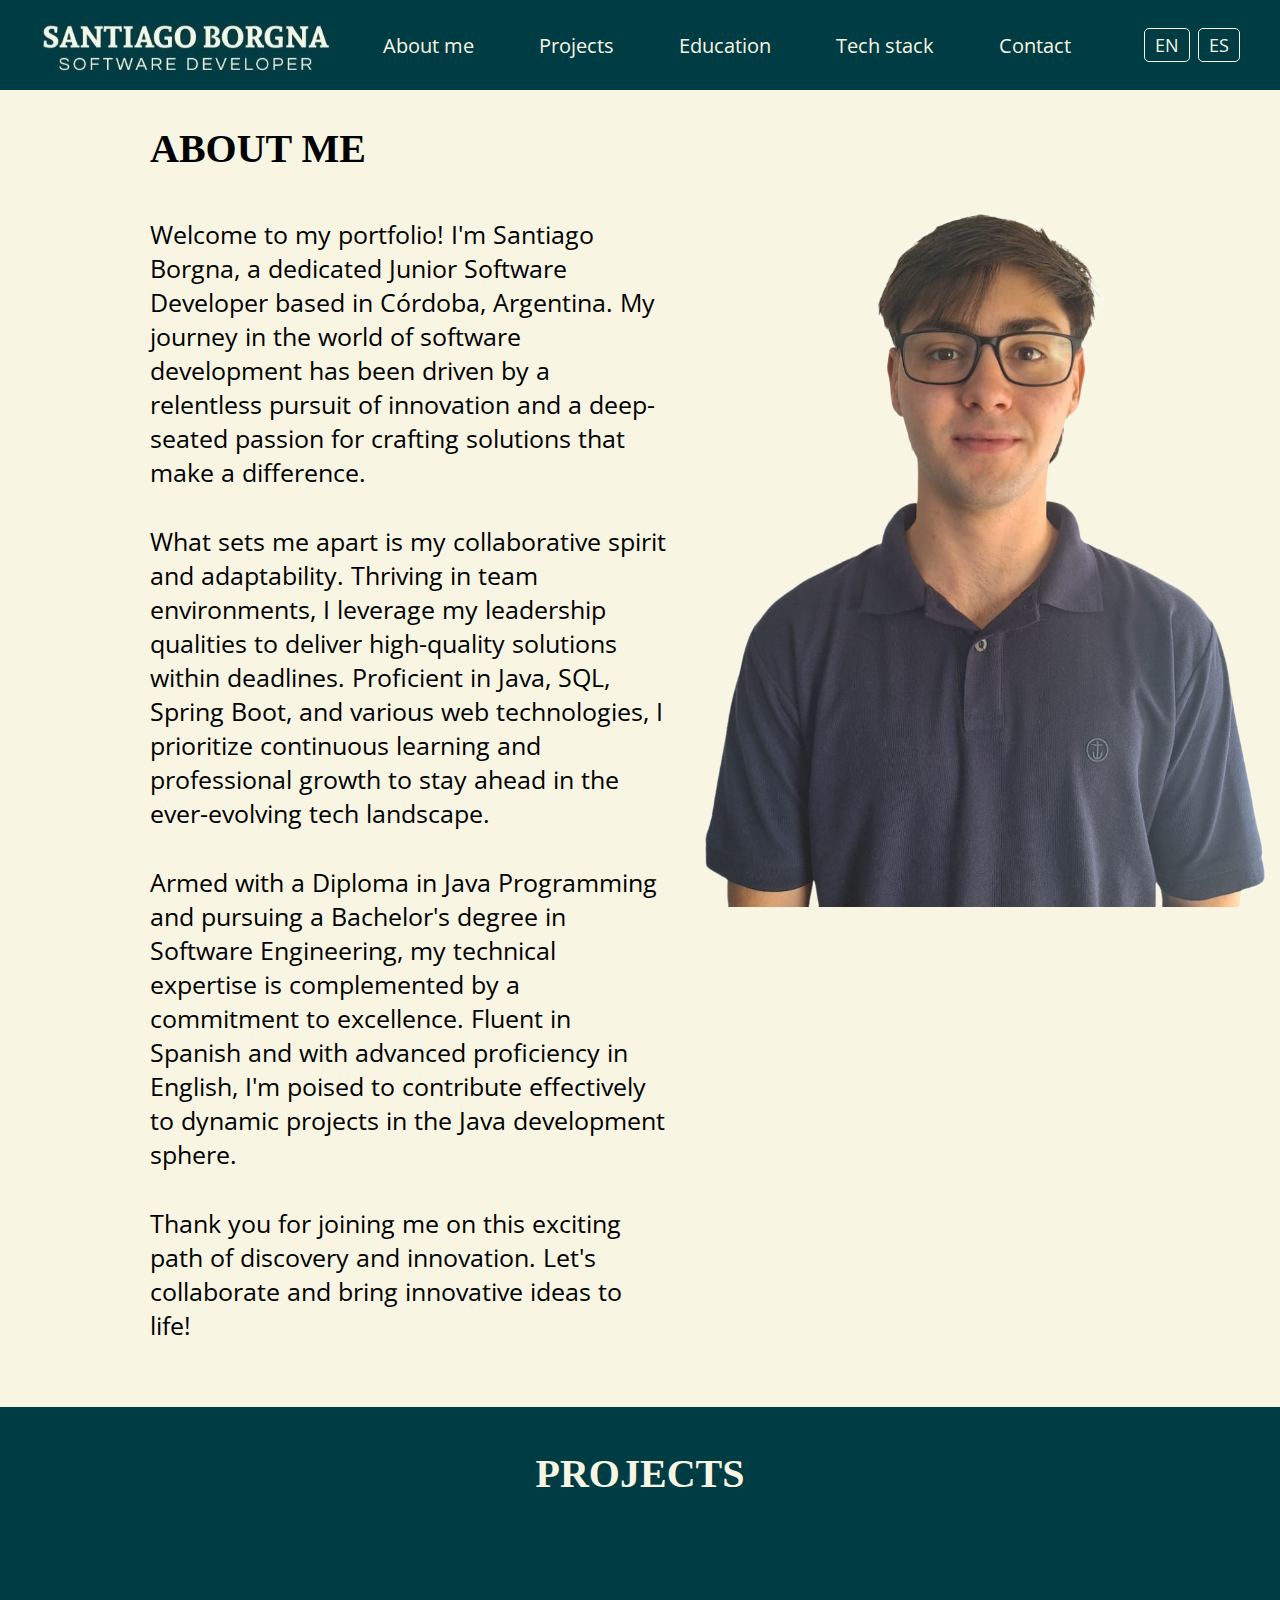
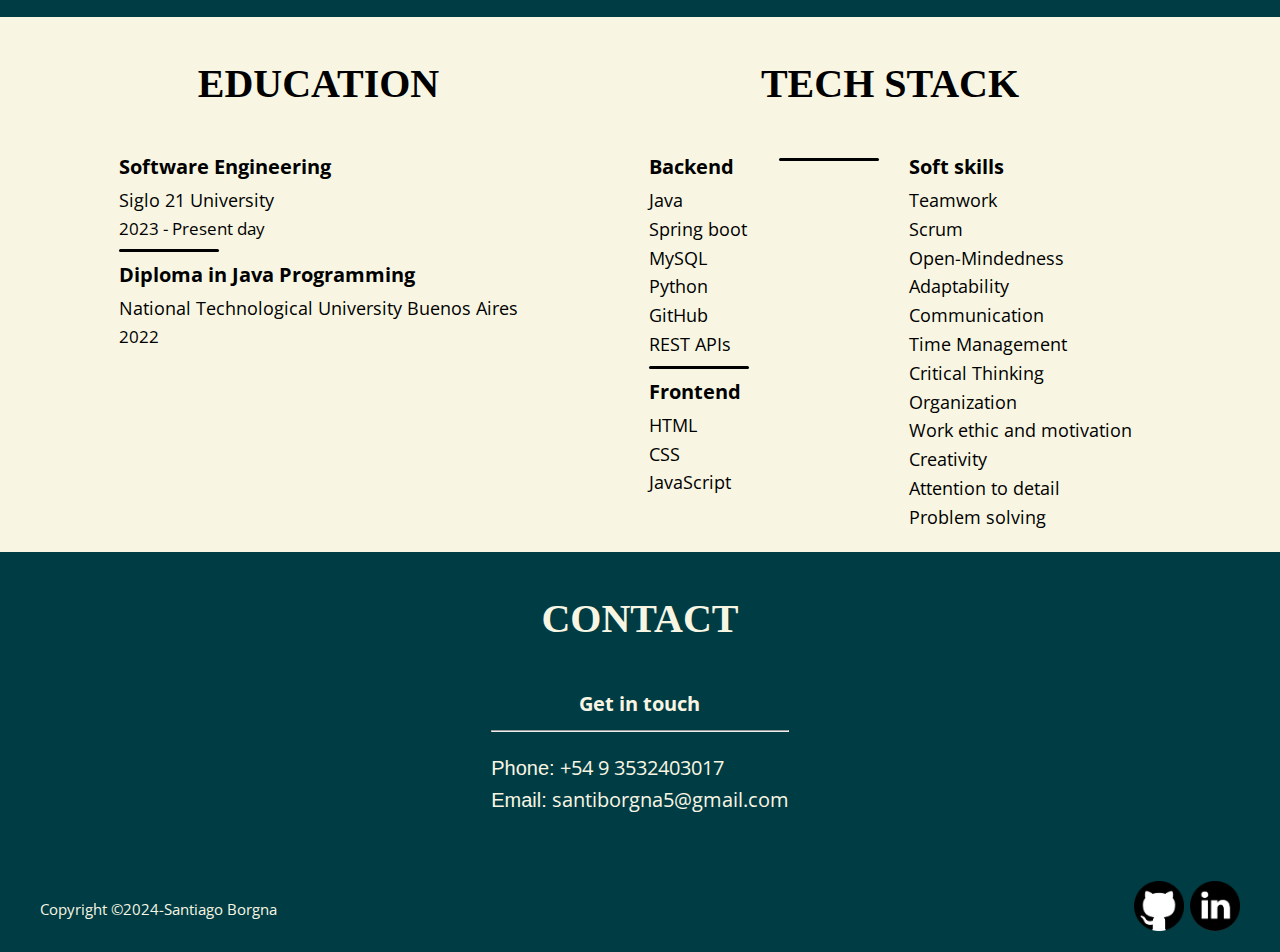
<file: index.html>
<!DOCTYPE html>
<html lang="en">
    <head>
        <meta charset="UTF-8">
        <meta name="viewport" content="width=device-width, initial-scale=1.0">
        <title>Santiago Borgna</title>
        <link rel="icon" type="image/png" href="Images/favicon.png">
        <link rel="stylesheet" href="styles.css">
        <link rel="preconnect" href="https://fonts.googleapis.com">
        <link rel="preconnect" href="https://fonts.gstatic.com" crossorigin>
        <link href="https://fonts.googleapis.com/css2?family=Open+Sans:ital,wght@0,300..800;1,300..800&display=swap" rel="stylesheet">
        <link href="https://fonts.googleapis.com/css2?family=Open+Sans:ital,wght@0,300..800;1,300..800&family=Playfair+Display+SC:wght@400;700&display=swap" rel="stylesheet">  
    </head>
    <body id="top">
        <header class="header">
            <div class="logo">
                <a href="#top"><img id="logo-desktop" src="Images/logo-en.jpg"></a>
                <a href="#top"><img id="logo-mobile" src="Images/logo-mobile.jpg"></a>
            </div>
            <nav class="nav">
                <ul class = "nav-links">
                    <li><a id="nav_about" href="#about-me">About me</a></li>
                    <li><a id="nav_projects" href="#projects">Projects</a></li>
                    <li><a id="nav_education" href="#education">Education</a></li>
                    <li><a id="nav_stack" href="#Tech-stack">Tech stack</a></li>
                    <li><a id="nav_contact" href="#contact">Contact</a></li>
                </ul>
            </nav>

            <a onclick="openNav()" href="#" class="menu"><button>≡</button></a>

            <div class="overlay" id="mobile-menu">
                <a onclick="closeNav()" href="#" class="close" id="close-btn"><button>X</button></a>
                <div class="overlay-content">
                    <a id="mnav_about" onclick="closeNav()" href="#about-me">About me</a>
                    <a id="mnav_projects" onclick="closeNav()" href="#projects">Projects</a>
                    <a id="mnav_education" onclick="closeNav()" href="#education">Education</a>
                    <a id="mnav_stack" onclick="closeNav()" href="#Tech-stack">Tech stack</a>
                    <a id="mnav_contact" onclick="closeNav()" href="#contact">Contact</a>
                </div>
            </div>

            <div class="language-selector">
                <button onclick="setLanguage('en')">EN</button>
                <button onclick="setLanguage('es')">ES</button>
            </div>

        </header>

        <div id="about-me" class="info">
            <h1 id="about-title">ABOUT ME</h1>

            <div class="container">
                <div id="info-text">
                    <p id="about-1">Welcome to my portfolio! I'm Santiago Borgna, a dedicated Junior Software Developer based in Córdoba, Argentina. My journey in the world of software development has been driven by a relentless pursuit of innovation and a deep-seated passion for crafting solutions that make a difference.</p>
                    <p id="about-2">What sets me apart is my collaborative spirit and adaptability. Thriving in team environments, I leverage my leadership qualities to deliver high-quality solutions within deadlines. Proficient in Java, SQL, Spring Boot, and various web technologies, I prioritize continuous learning and professional growth to stay ahead in the ever-evolving tech landscape.</p>    
                    <p id="about-3">Armed with a Diploma in Java Programming and pursuing a Bachelor's degree in Software Engineering, my technical expertise is complemented by a commitment to excellence. Fluent in Spanish and with intermediate proficiency in English, I'm poised to contribute effectively to dynamic projects in the Java development sphere.</p>
                    <p id="about-4">Thank you for joining me on this exciting path of discovery and innovation. Let's collaborate and bring innovative ideas to life!</p>
                </div>
                <img id="image" src="Images/I3.png">
            </div>

        </div>

        <div id="projects" class="projects">
            <h1 id="projects-title">PROJECTS</h1>
            
            <div class="cards-container">

                <div class="card">
                    
                    <h4 id="project1-title">El Arca Home - Inventory system</h4>
                    <img src="Images/arca-inventory.png">
                    <p class="description" id="project1-desc">
                        A desktop application tailored for small businesses to efficiently manage inventory and daily sales across multiple branches. 
                        It includes real-time stock synchronization, sales registration with multiple payment methods, detailed reporting, and account tracking for customers. 
                        The interface is designed to be user-friendly and optimized for high-volume daily operations.</p>

                    <div class="project-stack">
                        <span class="chip">Java</span>
                        <span class="chip">Swing</span>
                        <span class="chip">MySQL</span>
                        <span class="chip">JDBC</span>
                    </div>
                    <p>2024 - 2025</p>

                    <a href="https://github.com/SantiagoBorgna/Manejo-de-inventario" target="_blank" rel="noopener noreferrer"><button class="projects-readmore">Read more</button></a>
                </div>

                <div class="card">
                    
                    <h4 id="project2-title">El Arca Home - Ecommerce</h4>
                    <img src="Images/arca-store.png">
                    <p class="description" id="project2-desc">A fully responsive and dynamic e-commerce website developed for El Arca Home, a home goods store. 
                        This platform allows users to browse a catalog of products, add items to a cart, 
                        and complete purchases. It features a clean user interface, stock control, 
                        and an admin-friendly backend connected to a live MySQL database.</p>

                    <div class="project-stack">
                        <span class="chip">Java</span>
                        <span class="chip">JavaScript</span>
                        <span class="chip">HTML</span>
                        <span class="chip">CSS</span>
                        <span class="chip">MySQL</span>
                        <span class="chip">JDBC</span>
                    </div>
                    <p>2025</p>

                    <a href="https://github.com/SantiagoBorgna/TiendaWebArca" target="_blank" rel="noopener noreferrer"><button class="projects-readmore">Read more</button></a>
                </div>

                <div class="card">
                    
                    <h4 id="project3-title">Natura - Order manager</h4>
                    <img src="Images/natura.png">
                    <p class="description" id="project3-desc">
                        A desktop application developed to manage Natura sales cycles and their associated orders. 
                        The system allows users to create and edit cycles, register client orders, and keep track of all orders within each cycle 
                        using a MySQL database. It provides a simple and organized interface to streamline order management.  
                    </p>

                    <div class="project-stack">
                        <span class="chip">Java</span>
                        <span class="chip">Swing</span>
                        <span class="chip">MySQL</span>
                        <span class="chip">JDBC</span>
                    </div>
                    <p>2025</p>

                    <a href="https://github.com/SantiagoBorgna/natura-pedidos" target="_blank" rel="noopener noreferrer"><button class="projects-readmore">Read more</button></a>
                </div>

                <div class="card">
                    
                    <h4 id="project4-title">Dr. Natalia Molina - Professional Website</h4>
                    <img src="Images/dra-molina.png">
                    <p class="description" id="project4-desc">
                        Modern and fully responsive landing page developed for a plastic surgery specialist. 
                        Built using HTML5, CSS3, and Vanilla JavaScript to ensure maximum performance and SEO. 
                        It implements smooth navigation, an interactive modal system with dynamic data injection 
                        for the treatment catalog, and direct integration with the WhatsApp API for appointment management.  
                    </p>

                    <div class="project-stack">
                        <span class="chip">JavaScript</span>
                        <span class="chip">HTML</span>
                        <span class="chip">CSS</span>
                    </div>
                    <p>2025</p>

                    <a href="https://github.com/SantiagoBorgna/web-dra-molina" target="_blank" rel="noopener noreferrer"><button class="projects-readmore">Read more</button></a>
                </div>
            </div>

        </div>

        <div class="data">
            <div id="education" class="education">
                <h1 id="education-title">EDUCATION</h1>

                <div class="education-container">
                    <h3 id="edu1-title">Software Engineering</h3>
                    <p id="edu1-school">Universidad Siglo 21</p>
                    <p class="year" id="edu1-year">2023 - Present day</p>
                    <hr>
                    <h3 id="edu2-title">Diploma in Java Programming</h3>
                    <p id="edu2-school">Universidad Tecnológica Nacional Buenos Aires</p>
                    <p class="year">2022</p>
                </div>
            </div>
    
            <div id="Tech-stack" class="skills">
                <h1 id="tech-title">TECH STACK</h1>

                <div class="skills-container">
                    <div class="hard">
                        <h3>Backend</h3>
                        <p>Java</p>
                        <p>Spring boot</p>
                        <!-- <p>Hibernate</p> -->
                        <p>MySQL</p>
                        <p>Python</p>
                        <!-- <p>Django</p> -->
                        <p>GitHub</p>
                        <p>REST APIs</p>
                        <hr>
                        <h3>Frontend</h3>
                        <p>HTML</p>
                        <p>CSS</p>
                        <P>JavaScript</P>
                    </div>

                    <hr id="education-line">

                    <div class="soft">
                        <h3 id="softskills-title">Soft skills</h3>
                        <p class="soft-skill">Teamwork</p>
                        <p class="soft-skill">Scrum</p>
                        <p class="soft-skill">Open-Mindedness</p>
                        <p class="soft-skill">Adaptability</p>
                        <p class="soft-skill">Communication</p>
                        <p class="soft-skill">Time Management</p>
                        <!-- <p class="soft-skill">Emotional Intelligence</p> -->
                        <p class="soft-skill">Critical Thinking</p>
                        <!-- <p class="soft-skill">Empathy</p> -->
                        <p class="soft-skill">Organization</p>
                        <p class="soft-skill">Work ethic and motivation</p>
                        <p class="soft-skill">Creativity</p>
                        <p class="soft-skill">Attention to detail</p>
                        <p class="soft-skill">Problem solving</p>
                    </div>
                </div>
            </div>
        </div>

        <div id="contact" class="contact">
            <h1 id="contact-title">CONTACT</h1>

            <div class="contact-container">
                <div class="contact-form-title">
                    <h2 id="contact-subtitle">Get in touch</h2>
                    <hr>
                    <div class="contact-data">
                        <p><span id="contact-phone-label">Phone:</span> +54 9 3532403017</p>
                        <p><span id="contact-email-label">Email:</span> santiborgna5@gmail.com</p>
                    </div>
                </div>
            </div>
        </div>

        <div class="footer">
            <p class="footer-left">Copyright ©2024-Santiago Borgna</p>
            <div class="footer-right">
                <a href="https://github.com/SantiagoBorgna" class="btn" target="_blank" rel="noopener noreferrer"><button><img src="Images/github.png"></button></a>
                <a href="https://www.linkedin.com/in/santiago-borgna/" class="btn" target="_blank" rel="noopener noreferrer"><button><img src="Images/linkedin.png"></button></a>
            </div>
        </div>

        <script type="text/javascript" src="nav.js"></script>
        <script type="text/javascript" src="lang.js"></script>

    </body>
</html>
</file>
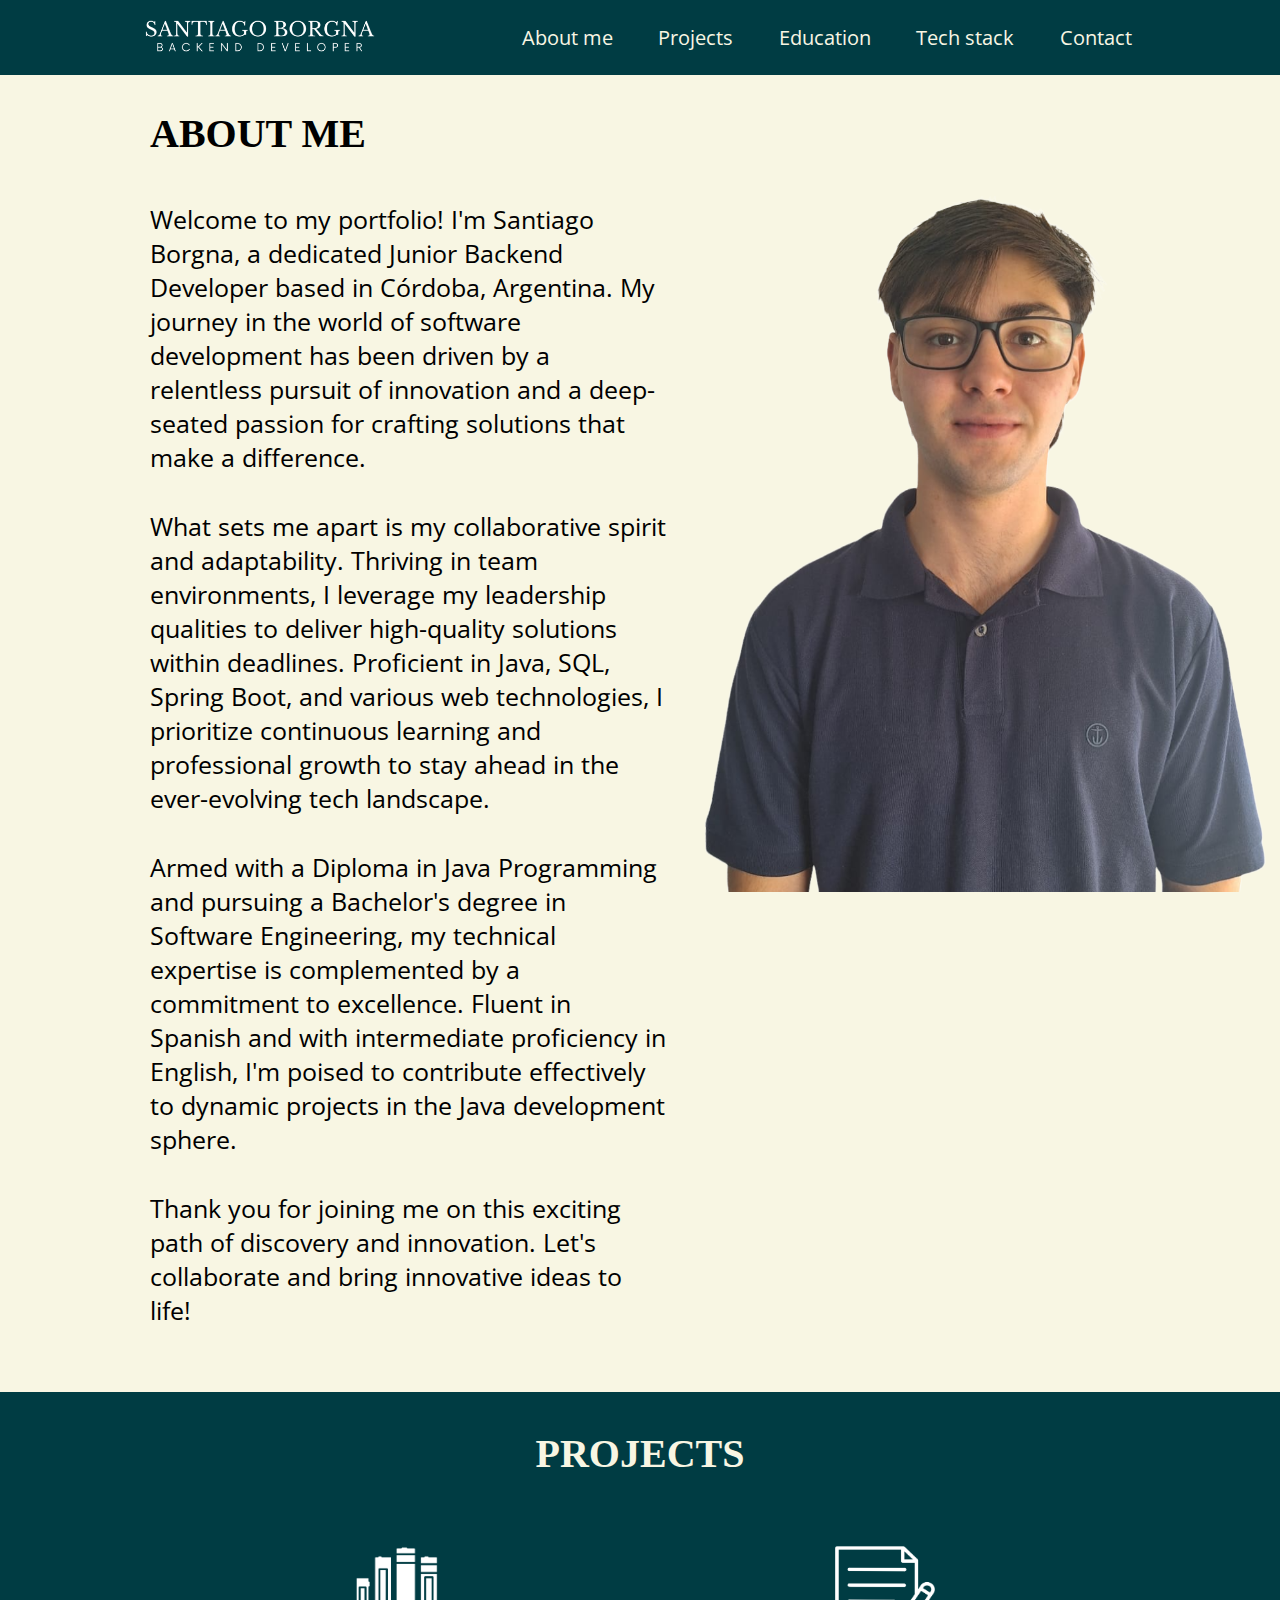
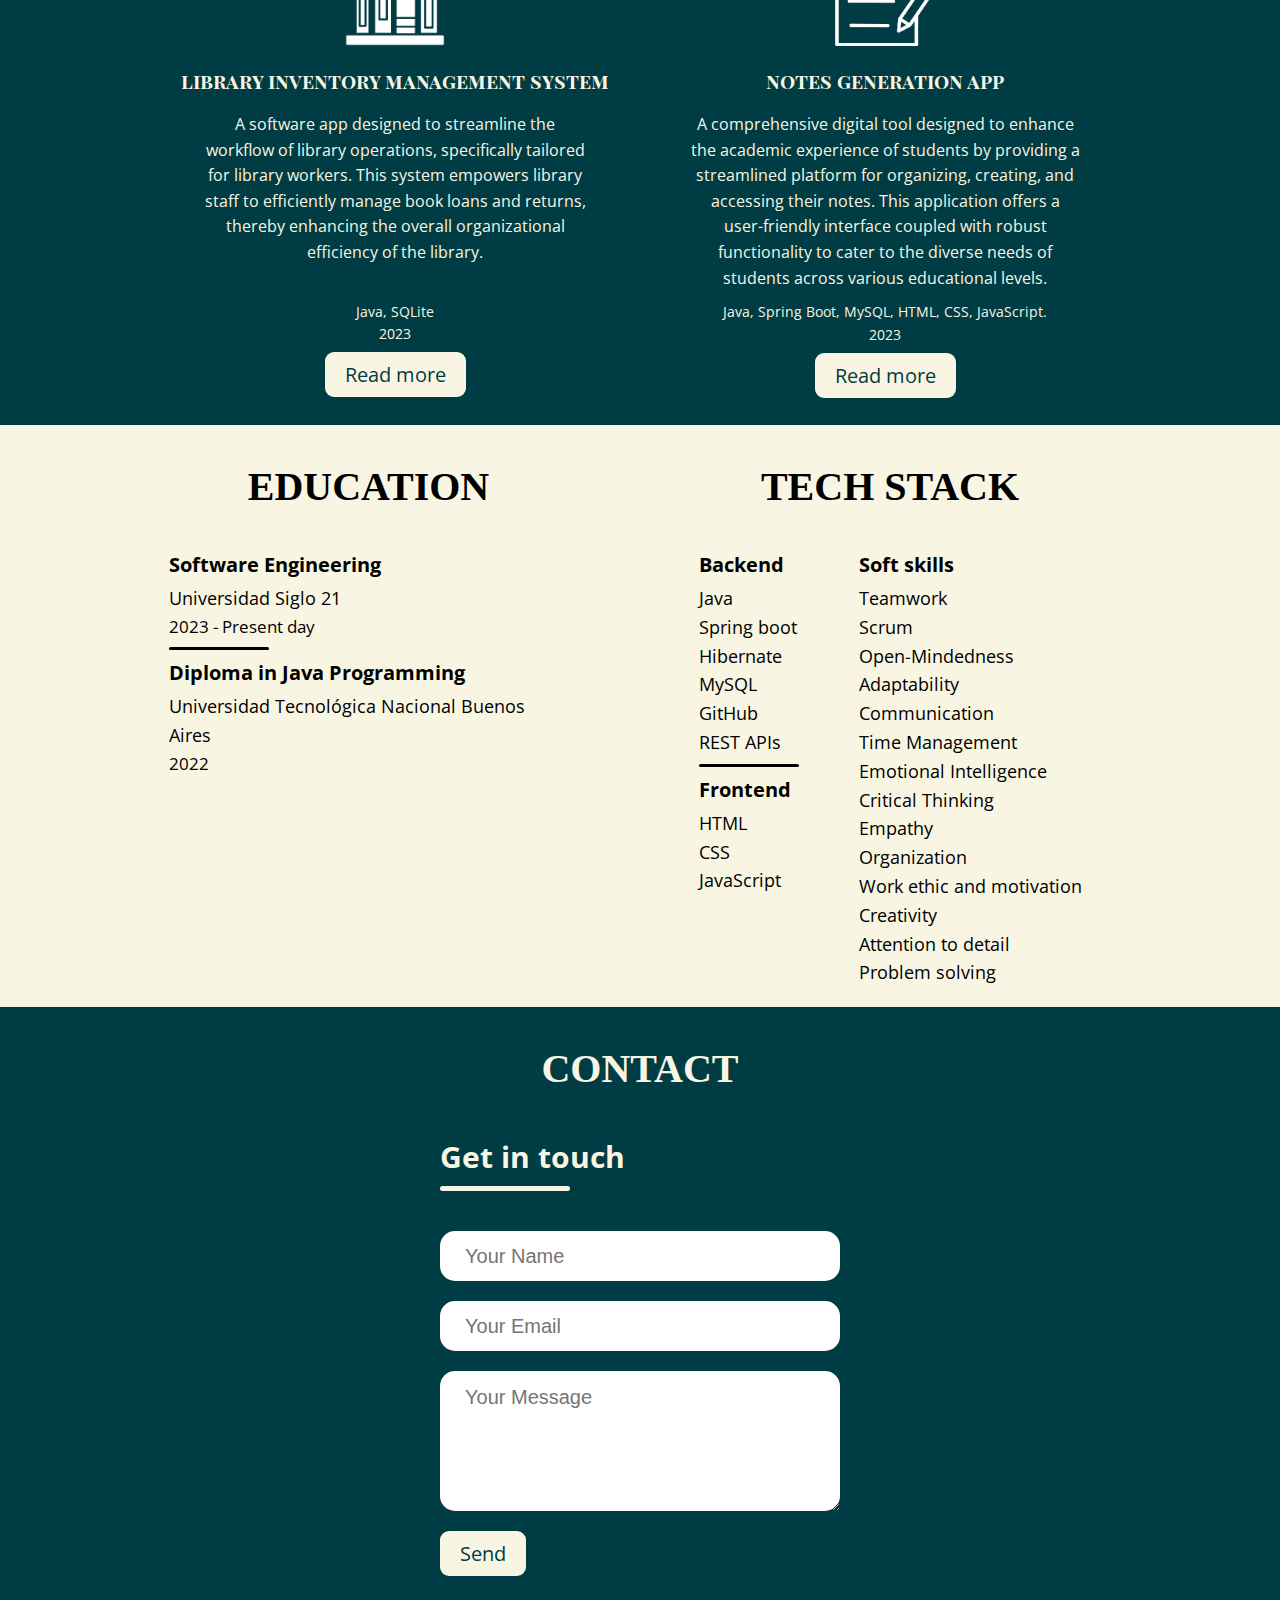
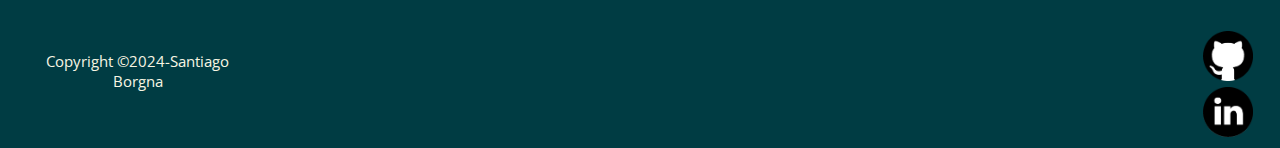
<file: Portfolio/index.html>
<!DOCTYPE html>
<html lang="en">
    <head>
        <meta charset="UTF-8">
        <meta name="viewport" content="width=device-width, initial-scale=1.0">
        <title>Santiago Borgna</title>
        <link rel="stylesheet" href="styles.css">
        <link rel="preconnect" href="https://fonts.googleapis.com">
        <link rel="preconnect" href="https://fonts.gstatic.com" crossorigin>
        <link href="https://fonts.googleapis.com/css2?family=Open+Sans:ital,wght@0,300..800;1,300..800&display=swap" rel="stylesheet">
        <link href="https://fonts.googleapis.com/css2?family=Open+Sans:ital,wght@0,300..800;1,300..800&family=Playfair+Display+SC:wght@400;700&display=swap" rel="stylesheet">  
    </head>
    <body>
        <header class="header">
            <div class="logo">
                <a href="#"><img src="Images/logo.png"></a>
            </div>
            <nav>
                <ul class = "nav-links">
                    <li><a href="#about-me">About me</a></li>
                    <li><a href="#projects">Projects</a></li>
                    <li><a href="#education">Education</a></li>
                    <li><a href="#Tech-stack">Tech stack</a></li>
                    <li><a href="#contact">Contact</a></li>
                </ul>
            </nav>
            <!-- <a href="https://github.com/SantiagoBorgna" class="btn"><button>Contacts</button></a> -->
            <a onclick="openNav()" href="#" class="menu"><button>≡</button></a>

            <div class="overlay" id="mobile-menu">
                <a onclick="closeNav()" href="#" class="close" id="close-btn"><button>X</button></a>
                <div class="overlay-content">
                    <a onclick="closeNav()" href="#about-me">About me</a>
                    <a onclick="closeNav()" href="#projects">Projects</a>
                    <a onclick="closeNav()" href="#education">Education</a>
                    <a onclick="closeNav()" href="#Tech-stack">Tech stack</a>
                    <a onclick="closeNav()" href="#contact">Contact</a>
                </div>
            </div>
        </header>

        <div id="about-me" class="info">
            <h1>ABOUT ME</h1>

            <div class="container">
                <div id="info-text">
                    <p>Welcome to my portfolio! I'm Santiago Borgna, a dedicated Junior Backend Developer based in Córdoba, Argentina. My journey in the world of software development has been driven by a relentless pursuit of innovation and a deep-seated passion for crafting solutions that make a difference.</p>
                    <p>What sets me apart is my collaborative spirit and adaptability. Thriving in team environments, I leverage my leadership qualities to deliver high-quality solutions within deadlines. Proficient in Java, SQL, Spring Boot, and various web technologies, I prioritize continuous learning and professional growth to stay ahead in the ever-evolving tech landscape.</p>    
                    <p>Armed with a Diploma in Java Programming and pursuing a Bachelor's degree in Software Engineering, my technical expertise is complemented by a commitment to excellence. Fluent in Spanish and with intermediate proficiency in English, I'm poised to contribute effectively to dynamic projects in the Java development sphere.</p>
                    <p>Thank you for joining me on this exciting path of discovery and innovation. Let's collaborate and bring innovative ideas to life!</p>
                </div>
                <img id="image" src="Images/I3.png">
            </div>

        </div>

        <div id="projects" class="projects">
            <h1>PROJECTS</h1>
            
            <div class="cards-container">

                <div class="card">
                    <img src="Images/library.png">
                    <h4>library inventory management system</h4>
                    <p class="description" id="library">A software app designed to streamline the workflow of library operations, specifically tailored for library workers. This system empowers library staff to efficiently manage book loans and returns, thereby enhancing the overall organizational efficiency of the library.</p>
                    <p>Java, SQLite</p>
                    <p>2023</p>

                    <a href="https://github.com/SantiagoBorgna/Inventario"><button>Read more</button></a>
                </div>

                <div class="card">
                    <img src="Images/notes.png">
                    <h4>notes generation app</h4>
                    <p class="description">A comprehensive digital tool designed to enhance the academic experience of students by providing a streamlined platform for organizing, creating, and accessing their notes. This application offers a user-friendly interface coupled with robust functionality to cater to the diverse needs of students across various educational levels.</p>
                    <p>Java, Spring Boot, MySQL, HTML, CSS, JavaScript.</p>
                    <p>2023</p>

                    <a href="https://github.com/SantiagoBorgna/Notes-app"><button>Read more</button></a>
                </div>

                <!-- <<div class="card">
                    <img src="Images/tic-tac-toe.png">
                    <h4>tic tac toe</h4>
                    <p class="description">Something something</p>
                    <p>Java, SQLite</p>
                    <p>2024</p>

                    <a href="#"><button>Read more</button></a>
                </div> -->

            </div>

        </div>

        <div class="data">
            <div id="education" class="education">
                <h1>EDUCATION</h1>

                <div class="education-container">
                    <h3>Software Engineering</h3>
                    <p>Universidad Siglo 21</p>
                    <p class="year">2023 - Present day</p>
                    <hr>
                    <h3>Diploma in Java Programming</h3>
                    <p>Universidad Tecnológica Nacional Buenos Aires</p>
                    <p class="year">2022</p>
                </div>
            </div>
    
            <div id="Tech-stack" class="skills">
                <h1>TECH STACK</h1>

                <div class="skills-container">
                    <div class="hard">
                        <h3>Backend</h3>
                        <p>Java</p>
                        <p>Spring boot</p>
                        <p>Hibernate</p>
                        <p>MySQL</p>
                        <p>GitHub</p>
                        <p>REST APIs</p>
                        <hr>
                        <h3>Frontend</h3>
                        <p>HTML</p>
                        <p>CSS</p>
                        <P>JavaScript</P>
                    </div>
                    <div class="soft">
                        <h3>Soft skills</h3>
                        <p>Teamwork</p>
                        <p>Scrum</p>
                        <p>Open-Mindedness</p>
                        <p>Adaptability</p>
                        <p>Communication</p>
                        <p>Time Management</p>
                        <p>Emotional Intelligence</p>
                        <p>Critical Thinking</p>
                        <p>Empathy</p>
                        <p>Organization</p>
                        <p>Work ethic and motivation</p>
                        <p>Creativity</p>
                        <p>Attention to detail</p>
                        <p>Problem solving</p>
                    </div>
                </div>
            </div>
        </div>

        <div id="contact" class="contact">
            <h1>CONTACT</h1>

            <div class="contact-container">
                <form action="https://api.web3forms.com/submit" method="POST" class="contact-form">
                    <div class="contact-form-title">
                        <h2>Get in touch</h2>
                        <hr>
                    </div>
                    <input type="hidden" name="access_key" value="ab6948b4-210c-4d9c-a43a-a1900921fdea">

                    <input type="text" name="name" placeholder="Your Name" class="contact-input" required autocomplete="off">
                    <input type="email" name="email" placeholder="Your Email" class="contact-input" required autocomplete="off">
                    <textarea name="message" placeholder="Your Message" class="contact-input" required autocomplete="off"></textarea>
                    <button type="submit">Send</button>
                </form>
            </div>
        </div>

        <div class="footer">
            <p class="footer-left">Copyright ©2024-Santiago Borgna</p>
            <div class="footer-right">
                <a href="https://github.com/SantiagoBorgna" class="btn"><button><img src="Images/github.png"></button></a>
                <a href="https://www.linkedin.com/in/santiago-borgna/" class="btn"><button><img src="Images/linkedin.png"></button></a>
            </div>
        </div>

        <script type="text/javascript" src="nav.js"></script>
    </body>
</html>
</file>
<file: styles.css>
*{
    box-sizing: border-box;
    margin: 0;
    padding: 0;
    font-family: 'Poppins', sans-serif;
    font-size: 20px;
}

body{
    background-color:#003C43;
}

h1{
    font-family: Georgia, 'Times New Roman', Times, serif;
    font-size: 40px;
    padding: 35px 0;
    text-align: center;
}

h2, h3, button{
    font-family: "Open Sans", sans-serif;
}

h4{
    font-family: "Playfair Display SC", serif;
    font-weight: 700;
}

p{
    font-family: "Open Sans", sans-serif;
}

/* Header */
.header{
    background-color:#003C43;
    display: flex;
    justify-content: space-between;
    align-items: center;
    height: 90px;
    padding: 20px 40px;
    position: sticky;
    top: 0;
    z-index: 1000;
}

.header.shrink {
    height: auto;
}

.header .logo img{
    max-height: 60px;
    width: auto;
    padding-top: 5px;
    transition: all 0.3s ease 0s;
    cursor: pointer;
}

.header.shrink .logo img {
    max-height: 40px;
}

#logo-desktop{
    display: block;
}

#logo-mobile{
    display: none;
}

.header .logo img:hover{
    transform: scale(1.1);
}

.header .nav-links{
    list-style: none;
    display: flex;
    gap: 25px;
}

.header .nav-links li{
    display: inline-block;
    padding: 0 20px;
}

.header .nav-links a{
    font-size: 700;
    color: #F8F6E3;
}

.header .nav-links li:nth-child(1){
    padding: 0 20px 0 0;
}

.header .nav-links li:hover,
.overlay a:hover{
    transform: scale(1.1);
    text-decoration-line: underline;
    text-decoration-thickness: 1px;
    text-decoration-style: solid;
    text-decoration-color: white;
}

.menu{
    display: none;
}

/* Language */
.language-selector {
    display: flex;
    gap: 8px;
}

.language-selector button {
    background: transparent;
    border: 1px solid #F8F6E3;
    color: #F8F6E3;
    padding: 4px 10px;
    border-radius: 5px;
    cursor: pointer;
    font-size: 0.9rem;
    transition: all 0.3s ease;
}

.language-selector button:hover {
    background: #F8F6E3;
    color: #003C43;
}

/*Mobile nav*/
.header a{
    font-family: "Open Sans", sans-serif;
    text-decoration: none;
    color: #F8F6E3;
}

.header .menu button{
    margin-left: 20px;
    color: #003C43;
    padding: 9px 25px;
    background-color: #F8F6E3;
    border: none;
    border-radius: 9px;
    cursor: pointer;
}

.header .overlay{
    height: 100%;
    width: 0;
    position: fixed;
    z-index: 1;
    left: 0;
    top: 0;
    background-color: #003C43;
    overflow: hidden;
    transition: all 0.3s ease 0s;
}

.header .overlay .overlay-content{
    display: flex;
    height: 100%;
    flex-direction: column;
    align-items: center;
    justify-content: center;
} 

.header .overlay .overlay-content a{
    padding: 15px;
    font-size: 36px;
    display: block;
    transition: all 0.3s ease 0s;
    color: #F8F6E3;
}

.header .overlay a:hover,
.header .overlay a:focus{
    color: #F8F6E3;
}

.header .overlay .close button{
    margin-left: 30px;
    color: #003C43;
    padding: 9px 14px;
    background-color: #F8F6E3;
    border: none;
    border-radius: 9px;
    cursor: pointer;
    margin-top: 30px;
}

/* About me */
.info{
    background-color: #F8F6E3;
    padding-left: 150px;
}

.info h1{
    text-align: left;
}

.info .container p{
    width: 95%;
    overflow-wrap: break-word;
    font-size: 25px;
    margin-bottom: 35px;
}

.container{
    display: flex;
    padding-bottom: 30px;
}

.info .container #info-text{
    margin-top: 10px;
}

.info #image{
    margin-right: 5px;
    width: 600px;
    height: 700px;
}

/* Projects */
.projects{
    background-color:#003C43;
    color: #F8F6E3;
    text-align: center;
    line-height: 1.6;
}

.cards-container{
    width: 100%;
    max-width: 1200px;
    height: auto;
    display: flex;
    flex-wrap: wrap;
    justify-content: center;
    margin: auto;
}

.card{
    width: 560px;
    background: #F8F6E3;
    color: #003C43;
    border-radius: 12px;
    margin: 20px;
    padding: 15px 0;
    overflow: hidden;
    transition: transform 0.3s ease, box-shadow 0.3s ease;
    opacity: 0;
    transform: translateY(20px);
    transition: opacity 600ms ease, transform 600ms ease;
    will-change: opacity, transform;
}

.card.revealed {
    opacity: 1;
    transform: translateY(0);
}

.card:hover {
    transform: translateY(-6px);
    box-shadow: 0 8px 20px rgba(0,0,0,0.15);
}

.card img{
    width: 90%;
    height: 300px;
    object-fit: cover;
    transition: transform 0.4s ease;
    border-radius: 4px;
}

.card:hover img {
  transform: scale(1.05);  /* zoom suave */
}

.card h4{
    font-size: 26px;
    margin: 10px;
    padding-bottom: 5px;
}

.card .description{
    font-size: 20px;
    padding: 0 1.5rem;
    margin-bottom: 10px;
}

.card button{
    color: #F8F6E3;
    padding: 9px 20px;
    margin: 7px;
    background-color: #003C43;
    border: none;
    border-radius: 9px;
    cursor: pointer;
    transition: transform 0.2s ease;
}

.card button:hover {
    transform: translateY(2px);
}

.chip {
    display: inline-block;
    background: #003C43;
    color: #F8F6E3;
    padding: 4px 10px;
    margin: 2px;
    border-radius: 15px;
    font-size: 0.8rem;
}

#project4-title{
    font-size: 22px;
    margin-bottom: 12px;
}

/* Data */
.data{
    background-color: #F8F6E3;
    display: flex;
    flex-wrap: wrap;
    justify-content: center;
}

.data h3{
    margin-bottom: 3px;
}

.data p{
    font-size: 18px;
}

.data hr{
    border: none;
    width: 100px;
    height: 3px;
    background-color: black;
    border-radius: 10px;
    margin: 7px 0;
}

/* Education */
.education{
    line-height: 1.6;
}

.education .education-container{
    width: 400px;
    height: auto;
    margin-left: 50px;
    margin-right: 50px;
    margin-bottom: 20px;
    display: flex;
    flex-wrap: wrap;
    flex-direction: column;
}

.education .year{
    font-size: 17px;
}

/* Skills */
.skills{
    line-height: 1.6;
}

.skills .skills-container{
    width: auto;
    height: auto;
    margin-left: 50px;
    margin-right: 50px;
    margin-bottom: 20px;
    display: flex;
    flex-wrap: wrap;
    justify-content: center;
}

.skills .skills-container .hard{
    margin: 0 30px;
}

.skills .skills-container .soft{
    margin: 0 30px;
}

/* Contact */
.contact{
    background-color:#003C43;
    color: #F8F6E3;
    text-align: center;
    line-height: 1.6;
}

.contact-container{
    box-sizing: border-box;
    height: auto;
    padding-top: 2px;
    padding-bottom: 20px;
    display: flex;
    align-items: center;
    justify-content: space-evenly;
}

#contact-subtitle{
    padding-bottom: 10px;
}

.contact-data{
    text-align: left;
    padding-top: 20px;
}

/* Footer */
.footer{
    background-color: #003C43;
    color: #F8F6E3;
    margin-top: 35px;
    margin-bottom: 5px;
    display: flex;
    justify-content: space-between;
    align-items: center;
    padding: 10px 40px;
}

.footer p{
    margin: 0;
    font-size: 15px;
}

.footer img{
    width: 50px;
    height: auto;
    cursor: pointer;
}

.footer button{
    border: none;
    background: none;
}

@media screen and (max-width: 768px){
    *{
        overflow-x: hidden;
    }

    body {
        font-size: 20px;
        line-height: 1.6;
    }

    h1{
        text-align: center;
        padding: 20px 0 10px 0;
    }

    .header {
        padding: 10px 40px;
        overflow-y: hidden;
    }

    .header .logo img {
        max-height: 50px;
    }

    .header .logo img:hover{
        transform:none;
    }

    #logo-desktop{
        display: none;
    }

    #logo-mobile{
        display: block;
    }

    .language-selector {
        display: none;
    }

    .nav{
        display: none;
    }

    .menu{
        display: block;
        overflow-y: hidden;
    }

    .overlay-content .language-selector {
        display: flex;
        justify-content: center;
        margin-top: 15px;
    }

    .info{
        padding: 0 40px;
    }

    .info .container p {
        text-align: justify; 
        font-size: 20px;
    }

    .info #image{
        display: none;
    }

    /* Data */
    .data {
        flex-direction: column;
        align-items: center; 
        text-align: center;
    }

    .data .education hr{
        margin: 7px auto;
        width: 90%;
        height: 2px;
    }

    .data .skills hr{
        width: 240px;
        height: 2px;
        margin: 7px auto;
    }

    .education{
        width: 90%;   
        margin-bottom: 0;    
    }

    .skills {
        width: 90%;   
        margin-bottom: 30px;    
    }

    .education .education-container{
        width: 100%;
        margin-left: auto;
        margin-right: auto;
        margin-bottom: 20px;
    }

    .education-container p {
        white-space: normal;          /* permite saltos de línea */
        word-break: break-word;       /* corta palabras largas si hace falta */
        overflow-wrap: break-word;    /* asegura el salto */
        text-align: center;           /* opcional: centrado para mobile */
    }

    #education-line{
        margin: 0 auto;
    }

    .skills .skills-container {
        width: 100%;
        margin-left: auto;
        margin-right: auto;
        display: flex;
        flex-direction: column; 
        gap: 20px;  
    }

    .soft {
        text-align: center;
    }

    .soft p {
        margin: 4px 0;  
    }

    /* Contact */

    /* Footer */
    .footer{
        flex-direction: column-reverse;
        gap: 10px;
        text-align: center;
        padding: 20px;
    }

    .footer-right {
        display: flex;
        gap: 15px;
        justify-content: center;
    }
}
</file>
<file: Portfolio/styles.css>
*{
    box-sizing: border-box;
    margin: 0;
    padding: 0;
    font-family: 'Poppins', sans-serif;
    font-size: 20px;
}

body{
    background-color:#003C43;
}

h2, h3, button{
    font-family: "Open Sans", sans-serif;
}

h4{
    font-family: "Playfair Display SC", serif;
    font-weight: 700;
}

p{
    font-family: "Open Sans", sans-serif;
}

.header{
    background-color:#003C43;
    display: flex;
    justify-content: space-between;
    align-items: center;
    height: 75px;
    padding: 5px 10%;
}

.header .logo{
    cursor: pointer;
}

.header .logo img{
    height: 70px;
    width: auto;
    padding-top: 5px;
    transition: all 0.3s ease 0s;
}

.header .logo img:hover{
    transform: scale(1.1);
}

.header .nav-links{
    list-style: none;
}

.header .nav-links li{
    display: inline-block;
    padding: 0 20px;
}

.header .nav-links li:nth-child(1){
    padding: 0 20px 0 0;
}

.header .nav-links li:hover,
.overlay a:hover{
    transform: scale(1.1);
    text-decoration-line: underline;
    text-decoration-thickness: 1px;
    text-decoration-style: solid;
    text-decoration-color: white;
}

.header .nav-links a{
    font-size: 700;
    color: #F8F6E3;
}

.menu{
    display: none;
}

@media screen and (max-width: 1200px){
    .nav-links{
        display: none;
    }

    .menu{
        display: inherit;
    }
}

/*Mobile nav*/
.header a{
    font-family: "Open Sans", sans-serif;
    text-decoration: none;
    color: #F8F6E3;
}

.header .menu button{
    margin-left: 20px;
    color: #003C43;
    padding: 9px 25px;
    background-color: #F8F6E3;
    border: none;
    border-radius: 9px;
    cursor: pointer;
}

.header .overlay{
    height: 100%;
    width: 0;
    position: fixed;
    z-index: 1;
    left: 0;
    top: 0;
    background-color: #003C43;
    overflow: hidden;
    transition: all 0.3s ease 0s;
}

.header .overlay .overlay-content{
    display: flex;
    height: 100%;
    flex-direction: column;
    align-items: center;
    justify-content: center;
} 

.header .overlay .overlay-content a{
    padding: 15px;
    font-size: 36px;
    display: block;
    transition: all 0.3s ease 0s;
    color: #F8F6E3;
}

.header .overlay a:hover,
.header .overlay a:focus{
    color: #F8F6E3;
}

.header .overlay .close button{
    margin-left: 30px;
    color: #003C43;
    padding: 9px 14px;
    background-color: #F8F6E3;
    border: none;
    border-radius: 9px;
    cursor: pointer;
    margin-top: 30px;
}

@media screen and (max-height: 450px){
    .header .overlay a{
        font-size: 20px;
    }
}

/* About me */

.info{
    background-color: #F8F6E3;
    padding-left: 150px;
}

.info h1{
    font-family: Georgia, 'Times New Roman', Times, serif;
    font-size: 40px;
    padding: 35px 0;
}

.info .container p{
    width: 95%;
    overflow-wrap: break-word;
    font-size: 25px;
    margin-bottom: 35px;
}

.container{
    display: flex;
    padding-bottom: 30px;
}

.info .container #info-text{
    margin-top: 10px;
}

.info #image{
    margin-right: 5px;
    width: 600px;
    height: 700px;
}

@media screen and (max-width: 1200px){

    *{
        overflow-x: hidden;
    }

    .info{
        padding-left: 30px;
    }

    .info h1{
        text-align: center;
    }

    .info #image{
        display: none;
    }

    .header{
        overflow-y: hidden;
    }

    .header .menu{
        overflow-y: hidden;
    }

    .header .logo img:hover{
        transform:none;
    }
}

/* Projects */

.projects{
    background-color:#003C43;
    color: #F8F6E3;
    text-align: center;
    line-height: 1.6;
}

.projects h1{
    font-family: Georgia, 'Times New Roman', Times, serif;
    font-size: 40px;
    padding: 30px 0;
}

.cards-container{
    width: 100%;
    max-width: 1200px;
    height: auto;
    display: flex;
    flex-wrap: wrap;
    justify-content: center;
    margin: auto;
}

.cards-container .card{
    width: 450px;
    height: auto;
    border-radius: 8px;
    overflow: hidden;
    margin: 20px;
    text-align: center;
}

.cards-container .card img{
    height: 100px;
    width: 100px;
    margin-top: 10px;
}

.cards-container .card h4{
    margin: 10px;
    padding-bottom: 5px;
}

.cards-container .card p{
    padding: 0 1.5rem;
    font-size: 14px;
}

.cards-container .card .description{
    font-size: 16px;
    margin-bottom: 10px;
}

.cards-container .card #library{
    padding-bottom: 25px;
}

.cards-container .card button{
    color: #003C43;
    padding: 9px 20px;
    margin: 7px;
    background-color: #F8F6E3;
    border: none;
    border-radius: 9px;
    cursor: pointer;
}
/* Data */

.data{
    background-color: #F8F6E3;
    display: flex;
    flex-wrap: wrap;
    justify-content: center;
}

.data h3{
    margin-bottom: 3px;
}

.data p{
    font-size: 18px;
}

.data hr{
    border: none;
    width: 100px;
    height: 3px;
    background-color: black;
    border-radius: 10px;
    margin: 7px 0;
}

/* Education */

.education{
    line-height: 1.6;
}

.education h1{
    font-family: Georgia, 'Times New Roman', Times, serif;
    font-size: 40px;
    padding: 30px 0;
    text-align: center;
}

.education .education-container{
    width: 400px;
    height: auto;
    margin-left: 50px;
    margin-right: 50px;
    margin-bottom: 20px;
    display: flex;
    flex-wrap: wrap;
    flex-direction: column;
}

.education .year{
    font-size: 17px;
}

/* Skills */

.skills{
    line-height: 1.6;
}

.skills h1{
    font-family: Georgia, 'Times New Roman', Times, serif;
    font-size: 40px;
    padding: 30px 0;
    text-align: center;
}

.skills .skills-container{
    width: auto;
    height: auto;
    margin-left: 50px;
    margin-right: 50px;
    margin-bottom: 20px;
    display: flex;
    flex-wrap: wrap;
    justify-content: center;
}

.skills .skills-container .hard{
    margin: 0 30px;
}

.skills .skills-container .soft{
    margin: 0 30px;
}

/* Contact */

.contact{
    background-color:#003C43;
    color: #F8F6E3;
    text-align: center;
    line-height: 1.6;
}

.contact h1{
    font-family: Georgia, 'Times New Roman', Times, serif;
    font-size: 40px;
    padding: 30px 0;
}

.contact-container{
    box-sizing: border-box;
    height: auto;
    padding-top: 2px;
    padding-bottom: 20px;
    display: flex;
    align-items: center;
    justify-content: space-evenly;
}

.contact-container .contact-form{
    display: flex;
    flex-direction: column;
    align-items: start;
    gap: 20px;
}

.contact-container .contact-form h2{
    font-size: 30px;
    margin-bottom: 5px;
}

.contact-container .contact-form hr{
    border: none;
    width: 130px;
    height: 5px;
    background-color: #F8F6E3;
    border-radius: 10px;
    margin-bottom: 20px;
}

.contact-container .contact-form .contact-input{
    width: 400px;
    height: 50px;
    border: none;
    outline: none;
    padding-left: 25px;
    color: black;
    border-radius: 15px;
}

.contact-container .contact-form .contact-input:focus{
    background-color: #F8F6E3;
}

.contact-container .contact-form textarea{
    width: 400px;
    min-height: 140px;
    height: auto;
    border: none;
    outline: none;
    padding-top: 15px;
    color: gray;
    border-radius: 15px;
}

.contact-container .contact-form button{
    color: #003C43;
    padding: 9px 20px;
    background-color: #F8F6E3;
    border: none;
    border-radius: 9px;
    cursor: pointer;
}

@media screen and (max-width: 1200px){
    .contact-container{
        width: 80vw;
        margin-left: 50px;
    }
}

/* Footer */

.footer{
    background-color: #003C43;
    color: #F8F6E3;
    margin-top: 35px;
    margin-bottom: 5px;
    display: flex;
    text-align: center;
    justify-content: center;
}

.footer p{
    margin: 20px;
    font-size: 15px;
}

.footer img{
    width: 50px;
    height: auto;
    cursor: pointer;
}

.footer button{
    border: none;
    background: none;
}

.footer .footer-left{
    padding-right: 500px;
}

.footer .footer-right{
    padding-left: 400px;
}

@media screen and (max-width: 1200px){
    .footer{
        flex-direction: column;
    }

    .footer .footer-left{
        padding-right: 0;
    }
    
    .footer .footer-right{
        padding-left: 0;
    }
}
</file>
